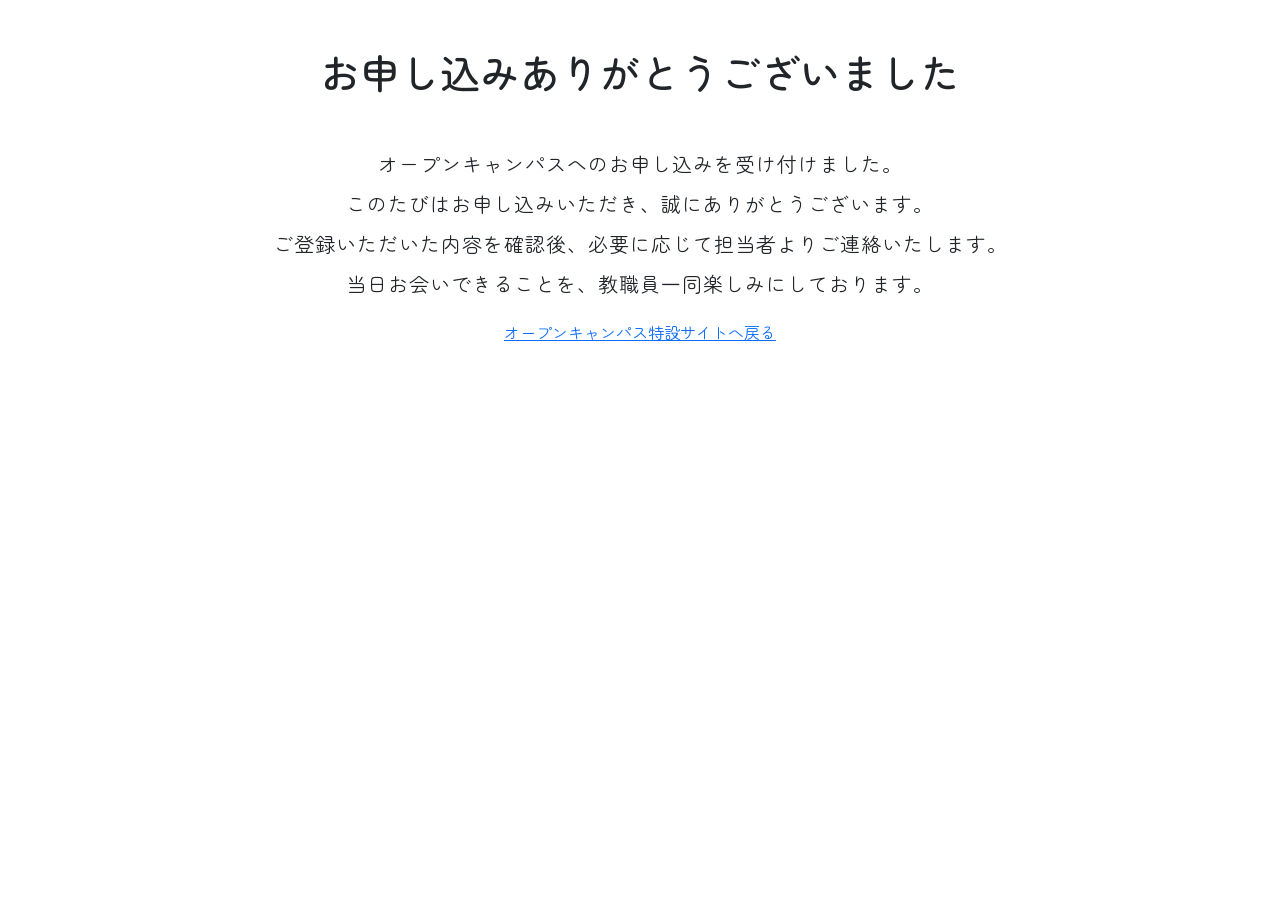
<file: apply-completed.html>
<!DOCTYPE html>
<html lang="ja">
<head>
  <meta charset="UTF-8">
  <meta name="viewport" content="width=device-width, initial-scale=1.0">

  <link rel="stylesheet" href="css/bootstrap.css">
  <link rel="stylesheet" href="css/style.css">

  <link rel="preconnect" href="https://fonts.googleapis.com">
  <link rel="preconnect" href="https://fonts.gstatic.com" crossorigin>
  <link href="https://fonts.googleapis.com/css2?family=Inter:ital,opsz,wght@0,14..32,100..900;1,14..32,100..900&family=Zen+Maru+Gothic&display=swap" rel="stylesheet">

  <script src="js/bootstrap.js"></script>

  <title>食文化専門学校 オープンキャンパス申込フォーム</title>
</head>

<body>
  <div class="container text-center">
  <h1 class="mt-5 mb-5">お申し込みありがとうございました</h1>

  <p>
    オープンキャンパスへのお申し込みを受け付けました。<br>
    このたびはお申し込みいただき、誠にありがとうございます。<br>
    ご登録いただいた内容を確認後、必要に応じて担当者よりご連絡いたします。<br>
    当日お会いできることを、教職員一同楽しみにしております。
  </p>

  <div>
    <a href="index.html">オープンキャンパス特設サイトへ戻る</a>
  </div>
  </div>
</body>
</html>
</file>
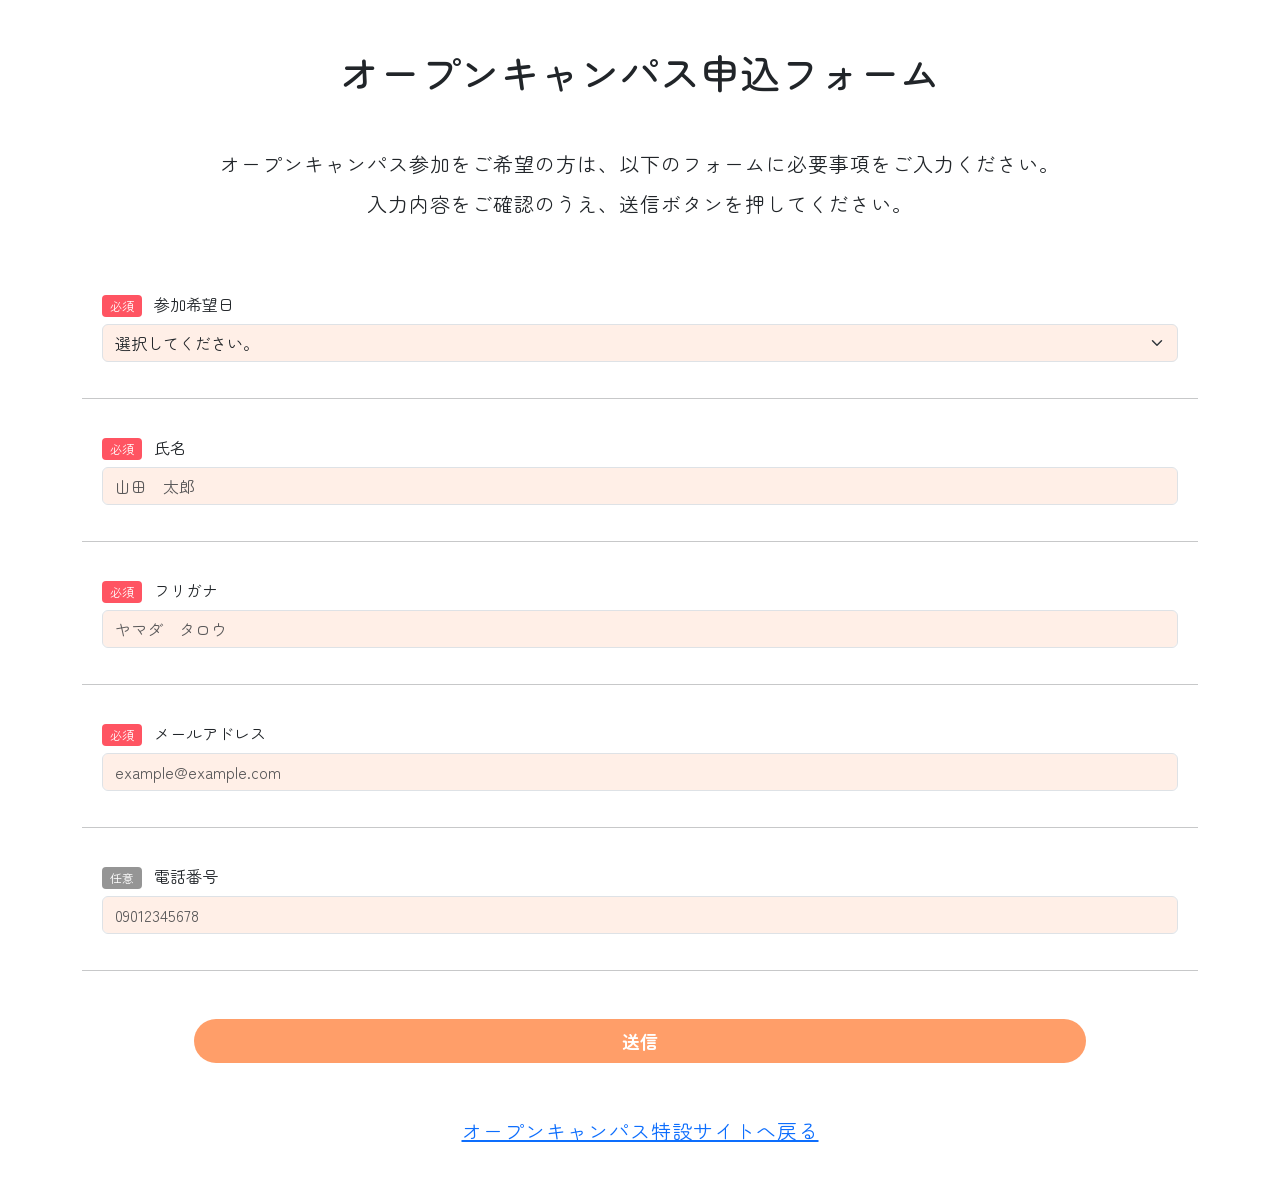
<file: apply.html>
<!DOCTYPE html>
<html lang="ja">
<head>
  <meta charset="UTF-8">
  <meta name="viewport" content="width=device-width, initial-scale=1.0">

  <link rel="stylesheet" href="css/bootstrap.css">
  <link rel="stylesheet" href="css/style.css">

  <link rel="preconnect" href="https://fonts.googleapis.com">
  <link rel="preconnect" href="https://fonts.gstatic.com" crossorigin>
  <link href="https://fonts.googleapis.com/css2?family=Inter:ital,opsz,wght@0,14..32,100..900;1,14..32,100..900&family=Zen+Maru+Gothic&display=swap" rel="stylesheet">

  <script src="js/bootstrap.js"></script>

  <title>食文化専門学校 オープンキャンパス申込フォーム</title>
</head>

<body>
  <section class="container"> 
    <form action="apply-completed.html" method="post">
    <h1 class="mt-5 mb-5 text-center">オープンキャンパス申込フォーム</h1>
    <p class="mb-5 text-center">オープンキャンパス参加をご希望の方は、以下のフォームに必要事項をご入力ください。<br>
    入力内容をご確認のうえ、送信ボタンを押してください。
    </p>
    
    <div class="control">
      <span class="required">必須</span>
      <label for="schedule" class="mb-2">参加希望日</label>
      <select id="schedule" name="schedule" class="form-select" required>
        <option value="">選択してください。</option>
        <option value="6/7">2026年6月7日(日)</option>
        <option value="6/21">2026年6月21日(日)</option>
        <option value="7/26">2026年7月26日(日)</option>
        <option value="8/1">2026年8月1日(日)</option>
        <option value="8/15">2026年8月15日(日)</option>
        <option value="8/16">2026年8月16日(日)</option>
      </select>
    </div>
    <hr>

    <div class="control">
      <span class="required">必須</span>
      <label for="name" class="mb-2">氏名</label>
      <input type="text" class="form-control" id="name" name="name" placeholder="山田　太郎" required>
    </div>
    <hr>
    <div class="control">
      <span class="required">必須</span>
      <label for="furigana" class="mb-2">フリガナ</label>
      <input type="text" class="form-control" id="furigana" name="furigana" placeholder="ヤマダ　タロウ" required>
    </div>
    <hr>
    <div class="control">
      <span class="required">必須</span>
      <label for="email" class="mb-2">メールアドレス</label>
      <input type="email" class="form-control" id="email" name="email" placeholder="example@example.com" required>
    </div>
    <hr>
    <div class="control">
      <span class="free">任意</span>
      <label for="tel" class="mb-2">電話番号</label>
      <input type="tel" class="form-control" id="tel" name="tel" placeholder="09012345678">
    </div>
    <hr>
    <div class="d-flex justify-content-center mt-5 mb-5">
    <button type="submit" id="send-button">送信</button>
    </div>
    <div class="text-center mb-5">
      <p><a href="index.html">オープンキャンパス特設サイトへ戻る</a></p>
    </div>
    </form>
  </section> 
</body>

<style>
  
  .required,
  .free {
    display: inline-block;
    padding: 2px 8px;
    border-radius: 4px;
    margin-right: 8px;
    font-size: 12px;
  }


  .required {
    background: #ff5462;
    color: white;
  }
  .free {
  background: #959595;
  color: white;
  }
  .control {
    
  width: 100%;
  padding: 20px;

  }
  .form-select,
  .form-control {
    background-color: #FFEFE7;
  }
  .form-select:focus,
  .form-control:focus {
    background-color: #FFEFE7;
    border-color: #ff9e69;
    outline: 0;
    box-shadow: 0 0 0 0.25rem #ffb68e;
  }
  #send-button {
    color: #ffffff;
    background-color: #ff9e69;
    font-size: large;
    font-weight: 600;
    width: 80%;
    height: 44px;
    padding: 8px;
    border: 0;
    border-radius: 99px;
    transition: 0.3s;
  }
  #send-button:hover {
    background-color: #ff742a;
  }
</style>
</html>
</file>
<file: css/style.css>
body {
      font-family: "Zen Maru Gothic", sans-serif;
    }

    .accordion-button {
      transition: 0.3s;
    }

    .accordion-button:not(.collapsed) {
      background-color: #FFEFE7;
      color: #FF955B;
    }

    .accordion-button:hover {
      background-color: #FFD4B8;
    }

    .accordion-button:focus {
      box-shadow: none;
    }

    .accordion-item {
      border: 2px solid #000000;
      border-radius: 10px;
      overflow: hidden;
    }

    .fv {
      background: linear-gradient(to right, rgba(241, 238, 237, 1) 0%,  rgba(241, 238, 237, 1) 30%, rgba(241, 238, 237, 0.95) 35%, rgba(241, 238, 237, 0.8) 40%, rgba(241, 238, 237, 0) 60%), url(../img/mainimg.png)  right center / cover no-repeat;
      height: 100vh;
      display: flex;
      align-items: center;
    }

    .text-box {
      text-align: left;
      margin-top: 25vh;
    }

    
  .label {
    display: inline-block;
    background: #FF955B;
    padding: 0px 25px;
    border-top-right-radius: 999px;
    border-bottom-right-radius: 999px;
    box-shadow: 0.5vw 0.5vw 1vw #BFBFBF;
    color: white;
    font-family: "Zen Maru Gothic", sans-serif;
    font-weight: bold;
    font-size: 2.5vw;
    letter-spacing: 0.1em;
  }

  
  .sub {
    margin-top: 20px;
    margin-bottom: 0px;
    padding-left: 25px;
    color: #e58f4f;
    font-family: "Zen Maru Gothic", sans-serif;
    font-weight: bold;
    font-size: 2vw;
  }

  
  .title {
    margin-top: 0px;
    font-family: "Inter", sans-serif;
    font-weight: 800;
    font-size: 12vw;
    line-height: 0.9;
    background: linear-gradient(to right, #ffd34d, #ffa500);
    background-clip: text;
    color: transparent;
  }

  /* skdCss */
  .skd-card {
    margin-top: 10px;
    border: 3px solid #F5965B;
    border-radius: 30px;
    text-align: center;
    padding: 10px;
    background-color: #FFEFE7;
  }
  
  .skd-year {
    margin-bottom: -30px;
    font-family: "Inter", sans-serif;
    font-weight: bold;
    font-size: 40px;
    color: #FF955B;
  }

  .skd-date {
    margin: -20px;
    font-family: "Inter", sans-serif;
    font-weight: bold;
    font-size: 80px;
    color: #ffffff;
    -webkit-text-stroke: 2px #FF955B;
  }

  .skd-week {
    margin-top: 0;
    width: 40px;
    height: 40px;
    border-radius: 50%;
    display: inline-flex;
    align-items: center;
    justify-content: center;
    background: #FF955B;
    font-family: "Inter", sans-serif;
    font-weight: bold;
    font-size: 30px;
    color:#ffffff;
  }

  .skd-link {
    display: block;
    margin-top: 20px;
    color: #FF955B;
    font-family: "Inter", sans-serif;
    font-weight: 500;
    font-size: 20px;
  }

  .shadow-button {
    box-shadow: 0 4px 4px rgba(0, 0, 0, 0.25);
  }

  .shadow-button:hover {
    box-shadow: 0 8px 15px rgba(0, 0, 0, 0.3);
    transform: translateY(-2px);
  }

  .shadow-button:active {
    box-shadow: 0 4px 4px rgba(0, 0, 0, 0.15);
    transform: translateY(0);
  }

  .custom-gradient {
    background: linear-gradient(to bottom, #FFC400, #FFA600);
  }

  .image-slider {
    overflow: hidden;
    width: 100%;
    margin: 20px 0;
  }

  .image-track {
    display: flex;
    width: max-content;
    animation: scroll 50s linear infinite;
  }

  .image-track img {
    width: 300px;
    height: 200px;
    object-fit: cover;
  }

  .image-slider.bottom .image-track {
    animation-direction: reverse;
  }

  @keyframes scroll {
    from {
      transform: translateX(0);
    }
    to {
      transform: translateX(-50%);
    }
  }

  .rounded-30px {
    border-radius: 30px;
  }

  #program-card .custom-img-size {
    width: 100%;
    aspect-ratio: 3/2;
    border-radius: 30px 30px 0 0;
    object-fit: cover;
  }

  #program-card p {
    text-align: left;
  }

  #course-cards .custom-img-size {
    aspect-ratio: 3/2;
    border-radius: 30px 0 0 30px;
    object-fit: cover;
  }

  @media (max-width: 768px) {
    #course-cards .custom-img-size {
      border-radius: 30px 30px 0 0;
      object-fit: cover;
    }
  }
  
  #course-cards p {
    text-align: left;
    letter-spacing: 10%;
  }

  
  .accordion-button::before {
    content: "Q.　";
    font-weight: bold;
    font-size: 30px;
    color: #000000;
  }

  .font-inter {
    font-family: "Inter", sans-serif;
  }

  .font-zen-maru-gothic {
    font-family: "Zen Maru Gothic", sans-serif;

  }

  .bg-orange {
    background: linear-gradient(to bottom, #FFAC7F 0%, #FF955B 80%);
  }

  .text-orange {
    color: #ff9e69;
  }

  h2 {
    margin-bottom: 30px;
    text-align: center;
    font-family: "Zen Maru Gothic", sans-serif;
    font-weight: bold;
    font-size: 40px;
  }

  .container p {
    text-align: center;
    font-family: "Zen Maru Gothic", sans-serif;
    font-size: 20px;
    line-height: 2;
    letter-spacing: 0.05em;
  }

  .container h5 {
    text-align: center;
    font-family: "Zen Maru Gothic", sans-serif;
    font-weight: bold;
    font-size: 30px;
  }
  
  .skd-card {
    opacity: 0;
  }

  .card {
    opacity: 0;
  }
</file>
